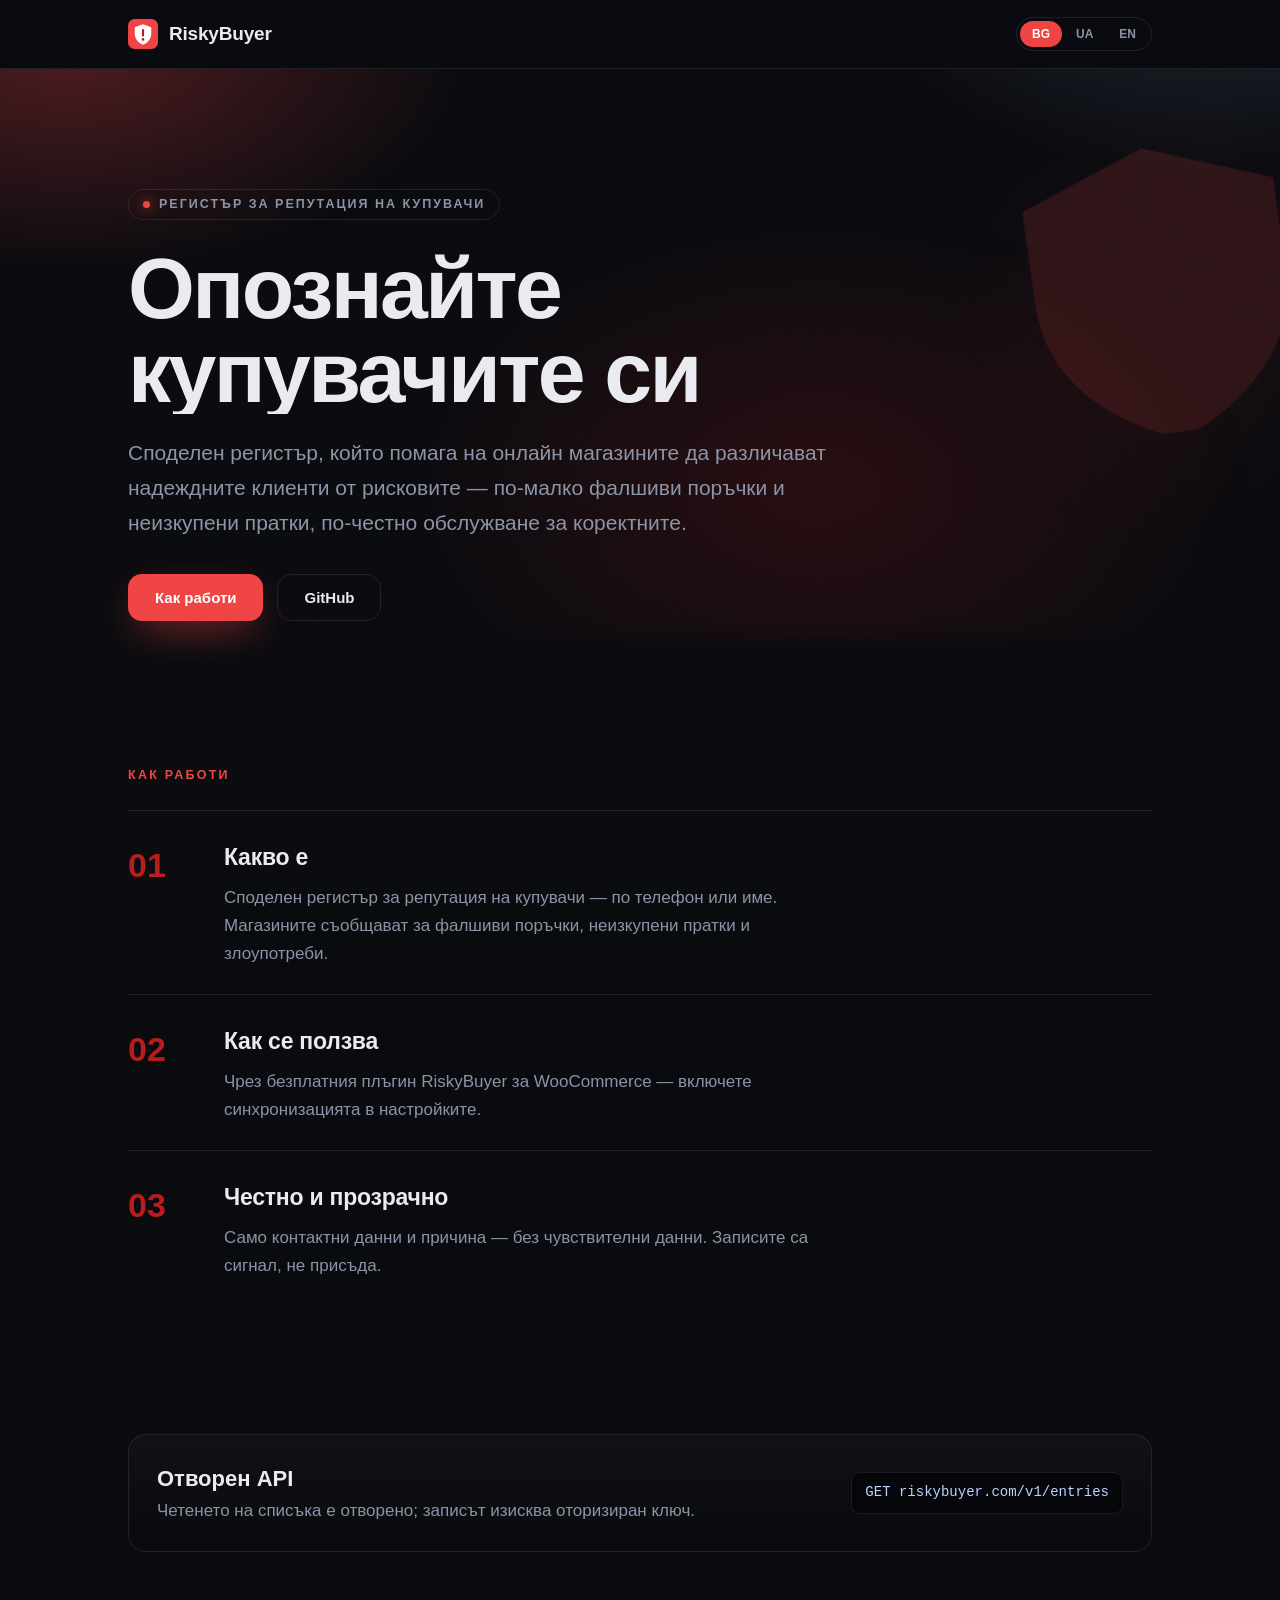
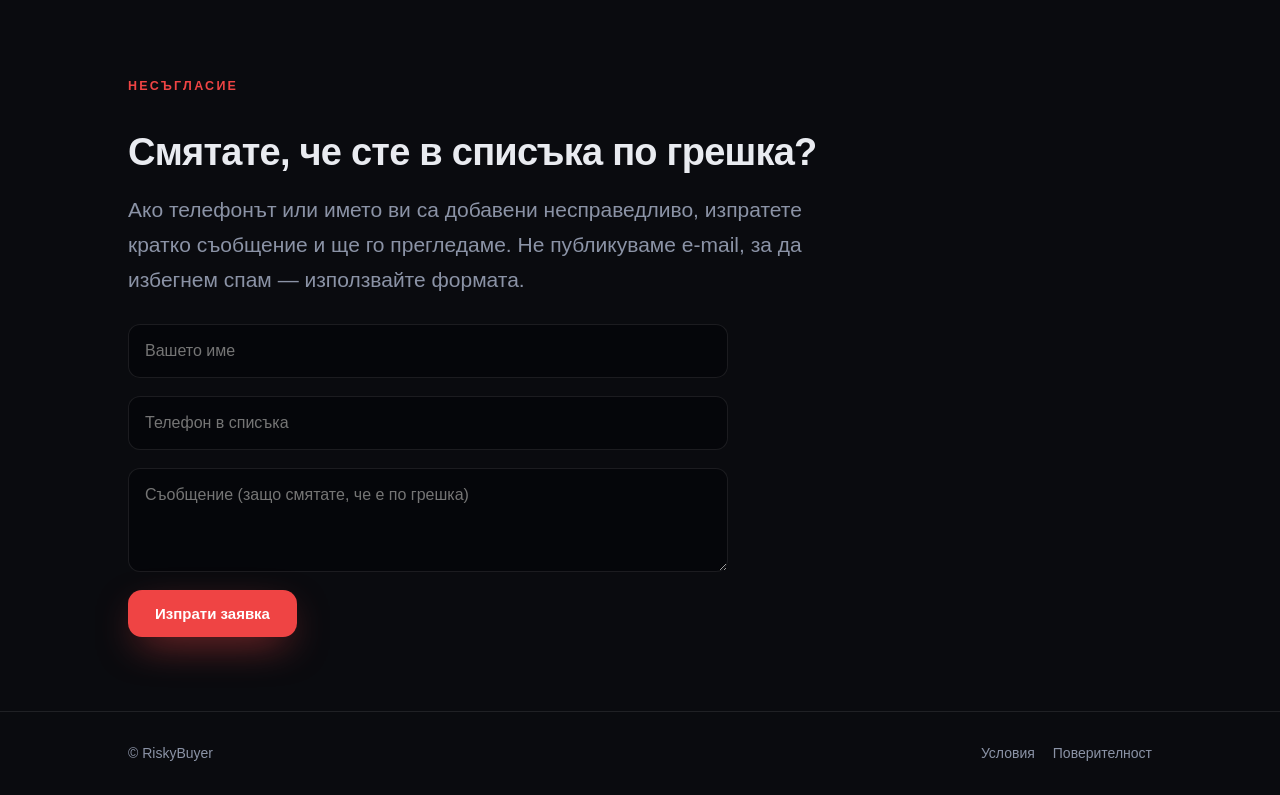
<file: server/app/static/index.html>
<!doctype html>
<html lang="bg">
<head>
<meta charset="utf-8">
<meta name="viewport" content="width=device-width, initial-scale=1">
<title>RiskyBuyer</title>
<link rel="icon" href="/favicon.svg" type="image/svg+xml">
<link rel="apple-touch-icon" href="/apple-touch-icon.png">
<link rel="preconnect" href="https://api.fontshare.com" crossorigin>
<link href="https://api.fontshare.com/v2/css?f[]=clash-display@600,700&f[]=satoshi@400,500,700&display=swap" rel="stylesheet">
<style>
  :root{
    --ink:#0a0b0f;--ink2:#101218;--paper:#f4f1ea;--text:#e9ebf0;--muted:#8b93a6;
    --red:#ef4444;--red-deep:#b91c1c;--line:rgba(255,255,255,.09);--accent:#9fc6ff;
    --disp:"Clash Display",sans-serif;--body:"Satoshi",-apple-system,Segoe UI,sans-serif;
  }
  *{box-sizing:border-box}html{scroll-behavior:smooth}
  body{margin:0;background:var(--ink);color:var(--text);font:400 17px/1.65 var(--body);-webkit-font-smoothing:antialiased;overflow-x:hidden}
  /* film grain */
  body::after{content:"";position:fixed;inset:0;z-index:2;pointer-events:none;opacity:.045;mix-blend-mode:overlay;
    background-image:url("data:image/svg+xml,%3Csvg xmlns='http://www.w3.org/2000/svg' width='120' height='120'%3E%3Cfilter id='n'%3E%3CfeTurbulence type='fractalNoise' baseFrequency='.85' numOctaves='2'/%3E%3C/filter%3E%3Crect width='100%25' height='100%25' filter='url(%23n)'/%3E%3C/svg%3E")}
  a{color:inherit;text-decoration:none}
  .wrap{max-width:1080px;margin:0 auto;padding:0 28px}
  /* header */
  header{position:sticky;top:0;z-index:30;backdrop-filter:saturate(150%) blur(12px);background:rgba(10,11,15,.55);border-bottom:1px solid var(--line)}
  .bar{display:flex;align-items:center;height:68px;gap:14px}
  .brand{display:flex;align-items:center;gap:11px;font-family:var(--disp);font-weight:700;font-size:19px;letter-spacing:-.01em}
  .brand svg{width:30px;height:30px}.sp{flex:1}
  .langs{display:flex;gap:2px;border:1px solid var(--line);border-radius:999px;padding:3px}
  .langs button{all:unset;cursor:pointer;font:700 12px/1 var(--body);color:var(--muted);padding:7px 12px;border-radius:999px;transition:.25s}
  .langs button.active{background:var(--red);color:#fff}.langs button:hover{color:#fff}
  /* hero */
  .hero{position:relative;padding:120px 0 84px;overflow:hidden}
  .mesh{position:absolute;inset:-30% -20% auto -20%;height:760px;z-index:0;filter:blur(10px);
    background:
      radial-gradient(38% 50% at 18% 22%,rgba(239,68,68,.30),transparent 60%),
      radial-gradient(34% 46% at 82% 12%,rgba(159,198,255,.14),transparent 60%),
      radial-gradient(40% 60% at 60% 80%,rgba(185,28,28,.18),transparent 60%);
    animation:drift 16s ease-in-out infinite}
  @keyframes drift{0%,100%{transform:translate3d(0,0,0) scale(1)}50%{transform:translate3d(0,26px,0) scale(1.05)}}
  .hero .wrap{position:relative;z-index:1}
  .eyebrow{display:inline-flex;align-items:center;gap:9px;font:700 12.5px/1 var(--body);letter-spacing:.16em;text-transform:uppercase;color:var(--muted);
    border:1px solid var(--line);border-radius:999px;padding:8px 14px;margin:0 0 26px;opacity:0;animation:rise .7s .05s both}
  .eyebrow b{width:7px;height:7px;border-radius:50%;background:var(--red);box-shadow:0 0 12px var(--red)}
  h1{font-family:var(--disp);font-weight:700;font-size:clamp(40px,7.4vw,86px);line-height:.98;letter-spacing:-.03em;margin:0 0 22px;max-width:14ch}
  h1 span{color:var(--red)}
  h1>i{font-style:normal;display:block;overflow:hidden}
  h1 em{font-style:normal;display:inline-block;opacity:0;transform:translateY(110%);animation:rise .9s both}
  .lead{font-size:clamp(17px,2.1vw,21px);color:var(--muted);max-width:60ch;margin:0 0 34px;opacity:0;animation:rise .8s .35s both}
  .cta{display:flex;gap:14px;flex-wrap:wrap;opacity:0;animation:rise .8s .45s both}
  .btn{font:700 15px/1 var(--body);padding:15px 26px;border-radius:14px;border:1px solid transparent;transition:transform .2s,background .2s,border-color .2s;cursor:pointer}
  .btn.primary{background:var(--red);color:#fff;box-shadow:0 14px 40px -12px rgba(239,68,68,.7)}
  .btn.primary:hover{background:#f15a5a;transform:translateY(-3px)}
  .btn.ghost{border-color:var(--line);color:var(--text)}.btn.ghost:hover{border-color:var(--accent);transform:translateY(-3px)}
  .heroShield{position:absolute;right:-30px;top:64px;width:300px;height:300px;z-index:0;opacity:.16;transform:rotate(-8deg);filter:drop-shadow(0 30px 60px rgba(239,68,68,.4))}
  @keyframes rise{from{opacity:0;transform:translateY(26px)}to{opacity:1;transform:none}}
  /* sections */
  .rule{height:1px;background:var(--line);margin:0}
  section{padding:64px 0;position:relative;z-index:1}
  .kicker{font:700 12.5px/1 var(--body);letter-spacing:.18em;text-transform:uppercase;color:var(--red);margin:0 0 28px}
  .rows{display:grid;gap:0}
  .row{display:grid;grid-template-columns:88px 1fr;gap:8px;padding:26px 0;border-top:1px solid var(--line);
    opacity:0;transform:translateY(22px);transition:.6s}
  .row.in{opacity:1;transform:none}
  .row .num{font-family:var(--disp);font-weight:600;font-size:34px;color:var(--red-deep)}
  .row h2{font-family:var(--disp);font-weight:600;font-size:23px;letter-spacing:-.01em;margin:2px 0 7px}
  .row p{margin:0;color:var(--muted);max-width:62ch}
  .api{display:flex;flex-wrap:wrap;align-items:center;gap:14px 22px;border:1px solid var(--line);border-radius:18px;padding:26px 28px;background:linear-gradient(180deg,rgba(255,255,255,.03),transparent)}
  .api h2{font-family:var(--disp);font-weight:600;font-size:22px;margin:0}
  .api p{margin:0;color:var(--muted)}
  code{font-family:ui-monospace,SFMono-Regular,Menlo,monospace;background:#05060a;border:1px solid var(--line);padding:8px 13px;border-radius:9px;color:#bcd3ff;font-size:14px}
  /* appeal */
  .appeal{max-width:600px}
  .appeal input,.appeal textarea{width:100%;margin:9px 0;padding:14px 16px;border-radius:12px;border:1px solid var(--line);background:#05060a;color:var(--text);font:400 16px/1.5 var(--body)}
  .appeal input:focus,.appeal textarea:focus{outline:none;border-color:var(--red)}
  .appeal textarea{min-height:104px;resize:vertical}
  .hp{position:absolute!important;left:-9999px!important;width:1px;height:1px;overflow:hidden}
  #ap-status{display:block;margin-top:10px;font-size:14.5px;font-weight:500}
  footer{border-top:1px solid var(--line);padding:30px 0;color:var(--muted);font-size:14px}
  .frow{display:flex;flex-wrap:wrap;gap:18px;align-items:center}
  @media(max-width:640px){.row{grid-template-columns:54px 1fr}.heroShield{display:none}}
</style>
</head>
<body>
<header><div class="wrap bar">
  <span class="brand"><svg viewBox="0 0 256 256" xmlns="http://www.w3.org/2000/svg"><rect width="256" height="256" rx="56" fill="#ef4444"/><path d="M128 44 L198 70 V126 C198 174 164 206 128 220 C92 206 58 174 58 126 V70 Z" fill="#fff"/><rect x="119" y="86" width="18" height="64" rx="9" fill="#b91c1c"/><circle cx="128" cy="174" r="11" fill="#b91c1c"/></svg>RiskyBuyer</span>
  <span class="sp"></span>
  <span class="langs" id="langs"><button data-lang="bg">BG</button><button data-lang="ua">UA</button><button data-lang="en">EN</button></span>
</div></header>

<div class="hero">
  <div class="mesh"></div>
  <svg class="heroShield" viewBox="0 0 256 256" xmlns="http://www.w3.org/2000/svg"><path d="M128 12 L236 52 V132 C236 196 188 240 128 262 C68 240 20 196 20 132 V52 Z" fill="#ef4444"/></svg>
  <div class="wrap">
    <span class="eyebrow"><b></b><span data-i18n="eyebrow"></span></span>
    <h1><i><em data-i18n="h1a" style="animation-delay:.12s"></em></i><i><em data-i18n="h1b" style="animation-delay:.2s"></em></i></h1>
    <p class="lead" data-i18n="lead"></p>
    <div class="cta"><a class="btn primary" href="#how" data-i18n="cta1"></a><a class="btn ghost" href="https://github.com/dangoriaynov/risky-buyer" data-i18n="cta2"></a></div>
  </div>
</div>

<section id="how"><div class="wrap">
  <p class="kicker" data-i18n="k_how"></p>
  <div class="rows">
    <div class="row"><div class="num">01</div><div><h2 data-i18n="c1t"></h2><p data-i18n="c1b"></p></div></div>
    <div class="row"><div class="num">02</div><div><h2 data-i18n="c2t"></h2><p data-i18n="c2b"></p></div></div>
    <div class="row"><div class="num">03</div><div><h2 data-i18n="c3t"></h2><p data-i18n="c3b"></p></div></div>
  </div>
</div></section>

<section><div class="wrap"><div class="api">
  <div style="flex:1;min-width:240px"><h2 data-i18n="apit"></h2><p data-i18n="apib"></p></div>
  <code>GET riskybuyer.com/v1/entries</code>
</div></div></section>

<section id="appeal"><div class="wrap">
  <p class="kicker" data-i18n="k_appeal"></p>
  <h2 style="font-family:var(--disp);font-weight:600;font-size:clamp(26px,4vw,38px);letter-spacing:-.02em;margin:0 0 10px" data-i18n="ap_title"></h2>
  <p class="lead" style="animation:none;opacity:1;margin:0 0 18px" data-i18n="ap_intro"></p>
  <form class="appeal" id="ap-form">
    <input type="text" id="ap-name" data-ph="ap_name">
    <input type="text" id="ap-phone" data-ph="ap_phone">
    <textarea id="ap-msg" data-ph="ap_msg"></textarea>
    <input type="text" id="ap-website" class="hp" tabindex="-1" autocomplete="off" aria-hidden="true">
    <button type="submit" class="btn primary" data-i18n="ap_send"></button>
    <span id="ap-status"></span>
  </form>
</div></section>

<footer><div class="wrap frow"><span>© RiskyBuyer</span><span class="sp"></span><a href="/terms" data-i18n="terms"></a><a href="/privacy" data-i18n="privacy"></a></div></footer>

<script>
const T={
 bg:{eyebrow:"Регистър за репутация на купувачи",h1a:"Опознайте",h1b:"купувачите си",lead:"Споделен регистър, който помага на онлайн магазините да различават надеждните клиенти от рисковите — по-малко фалшиви поръчки и неизкупени пратки, по-честно обслужване за коректните.",cta1:"Как работи",cta2:"GitHub",
  k_how:"Как работи",c1t:"Какво е",c1b:"Споделен регистър за репутация на купувачи — по телефон или име. Магазините съобщават за фалшиви поръчки, неизкупени пратки и злоупотреби.",
  c2t:"Как се ползва",c2b:"Чрез безплатния плъгин RiskyBuyer за WooCommerce — включете синхронизацията в настройките.",
  c3t:"Честно и прозрачно",c3b:"Само контактни данни и причина — без чувствителни данни. Записите са сигнал, не присъда.",
  apit:"Отворен API",apib:"Четенето на списъка е отворено; записът изисква оторизиран ключ.",
  k_appeal:"Несъгласие",ap_title:"Смятате, че сте в списъка по грешка?",ap_intro:"Ако телефонът или името ви са добавени несправедливо, изпратете кратко съобщение и ще го прегледаме. Не публикуваме e-mail, за да избегнем спам — използвайте формата.",
  ap_name:"Вашето име",ap_phone:"Телефон в списъка",ap_msg:"Съобщение (защо смятате, че е по грешка)",ap_send:"Изпрати заявка",
  ap_ok:"Благодарим — ще прегледаме заявката ви.",ap_err:"Грешка. Опитайте отново по-късно.",ap_empty:"Попълнете поне телефон или съобщение.",
  terms:"Условия",privacy:"Поверителност"},
 ua:{eyebrow:"Реєстр репутації покупців",h1a:"Знайте своїх",h1b:"покупців",lead:"Спільний реєстр, який допомагає онлайн-магазинам відрізняти надійних клієнтів від ризикових — менше фейкових замовлень і невикуплених посилок, чесніший сервіс для добросовісних.",cta1:"Як це працює",cta2:"GitHub",
  k_how:"Як це працює",c1t:"Що це",c1b:"Спільний реєстр репутації покупців — за телефоном або іменем. Магазини повідомляють про фейкові замовлення, невикуплені посилки та зловживання.",
  c2t:"Як користуватися",c2b:"Через безкоштовний плагін RiskyBuyer для WooCommerce — увімкніть синхронізацію в налаштуваннях.",
  c3t:"Чесно й прозоро",c3b:"Лише контактні дані й причина — без чутливих даних. Записи це сигнал, а не вирок.",
  apit:"Відкритий API",apib:"Читання списку відкрите; запис потребує авторизованого ключа.",
  k_appeal:"Незгода",ap_title:"Вважаєте, що вас внесли помилково?",ap_intro:"Якщо ваш телефон або ім'я додані несправедливо — надішліть коротке повідомлення, і ми його розглянемо. Ми не публікуємо e-mail, щоб уникнути спаму — скористайтеся формою.",
  ap_name:"Ваше ім'я",ap_phone:"Телефон у списку",ap_msg:"Повідомлення (чому вважаєте, що помилково)",ap_send:"Надіслати запит",
  ap_ok:"Дякуємо — ми розглянемо ваш запит.",ap_err:"Помилка. Спробуйте пізніше.",ap_empty:"Вкажіть хоча б телефон або повідомлення.",
  terms:"Умови",privacy:"Приватність"},
 en:{eyebrow:"Buyer reputation registry",h1a:"Know your",h1b:"buyers",lead:"A shared registry that helps online stores tell trustworthy customers from risky ones — fewer fake orders and uncollected parcels, fairer service for the honest majority.",cta1:"How it works",cta2:"GitHub",
  k_how:"How it works",c1t:"What it is",c1b:"A shared registry of buyer reputation, by phone or name. Stores report fake orders, uncollected parcels, and abuse.",
  c2t:"How to use it",c2b:"Through the free RiskyBuyer plugin for WooCommerce — enable synchronization in its settings.",
  c3t:"Fair & transparent",c3b:"Only contact details and a reason — no sensitive data. Entries are a signal, not a verdict.",
  apit:"Open API",apib:"Reading the list is open; writing requires an authorized key.",
  k_appeal:"Disagree?",ap_title:"Listed by mistake?",ap_intro:"If your phone or name was added unfairly, send a short note and we'll review it. We don't publish an e-mail (to avoid spam) — please use the form.",
  ap_name:"Your name",ap_phone:"Phone on the list",ap_msg:"Message (why you think it's a mistake)",ap_send:"Send request",
  ap_ok:"Thanks — we'll review your request.",ap_err:"Something went wrong. Please try again later.",ap_empty:"Please provide at least a phone or a message.",
  terms:"Terms",privacy:"Privacy"}
};
let LANG="bg";
function setLang(l){if(!T[l])l="bg";LANG=l;document.documentElement.lang=l==="ua"?"uk":l;
 document.querySelectorAll("[data-i18n]").forEach(e=>{const k=e.getAttribute("data-i18n");if(T[l][k]!=null)e.textContent=T[l][k]});
 document.querySelectorAll("[data-ph]").forEach(e=>{const k=e.getAttribute("data-ph");if(T[l][k]!=null)e.placeholder=T[l][k]});
 document.querySelectorAll("#langs button").forEach(b=>b.classList.toggle("active",b.dataset.lang===l));
 try{localStorage.setItem("rb_lang",l)}catch(e){}}
document.getElementById("langs").addEventListener("click",e=>{const b=e.target.closest("button");if(b)setLang(b.dataset.lang)});
let s="bg";try{s=localStorage.getItem("rb_lang")||"bg"}catch(e){}setLang(s);
const io=new IntersectionObserver(es=>es.forEach(en=>{if(en.isIntersecting){en.target.classList.add("in");io.unobserve(en.target)}}),{threshold:.2});
document.querySelectorAll(".row").forEach((c,i)=>{c.style.transitionDelay=(i*90)+"ms";io.observe(c)});
document.getElementById("ap-form").addEventListener("submit",function(ev){ev.preventDefault();
 const st=document.getElementById("ap-status");
 const body={name:document.getElementById("ap-name").value,phone:document.getElementById("ap-phone").value,message:document.getElementById("ap-msg").value,website:document.getElementById("ap-website").value};
 if(!body.phone.trim()&&!body.message.trim()){st.style.color="#e0a341";st.textContent=T[LANG].ap_empty;return;}
 st.style.color="var(--muted)";st.textContent="…";
 fetch("/v1/appeal",{method:"POST",headers:{"Content-Type":"application/json"},body:JSON.stringify(body)})
  .then(r=>{if(!r.ok)throw 0;return r.json();}).then(()=>{st.style.color="#5fd08a";st.textContent=T[LANG].ap_ok;document.getElementById("ap-form").reset();})
  .catch(()=>{st.style.color="#ef4444";st.textContent=T[LANG].ap_err;});
});
</script>
</body>
</html>
</file>
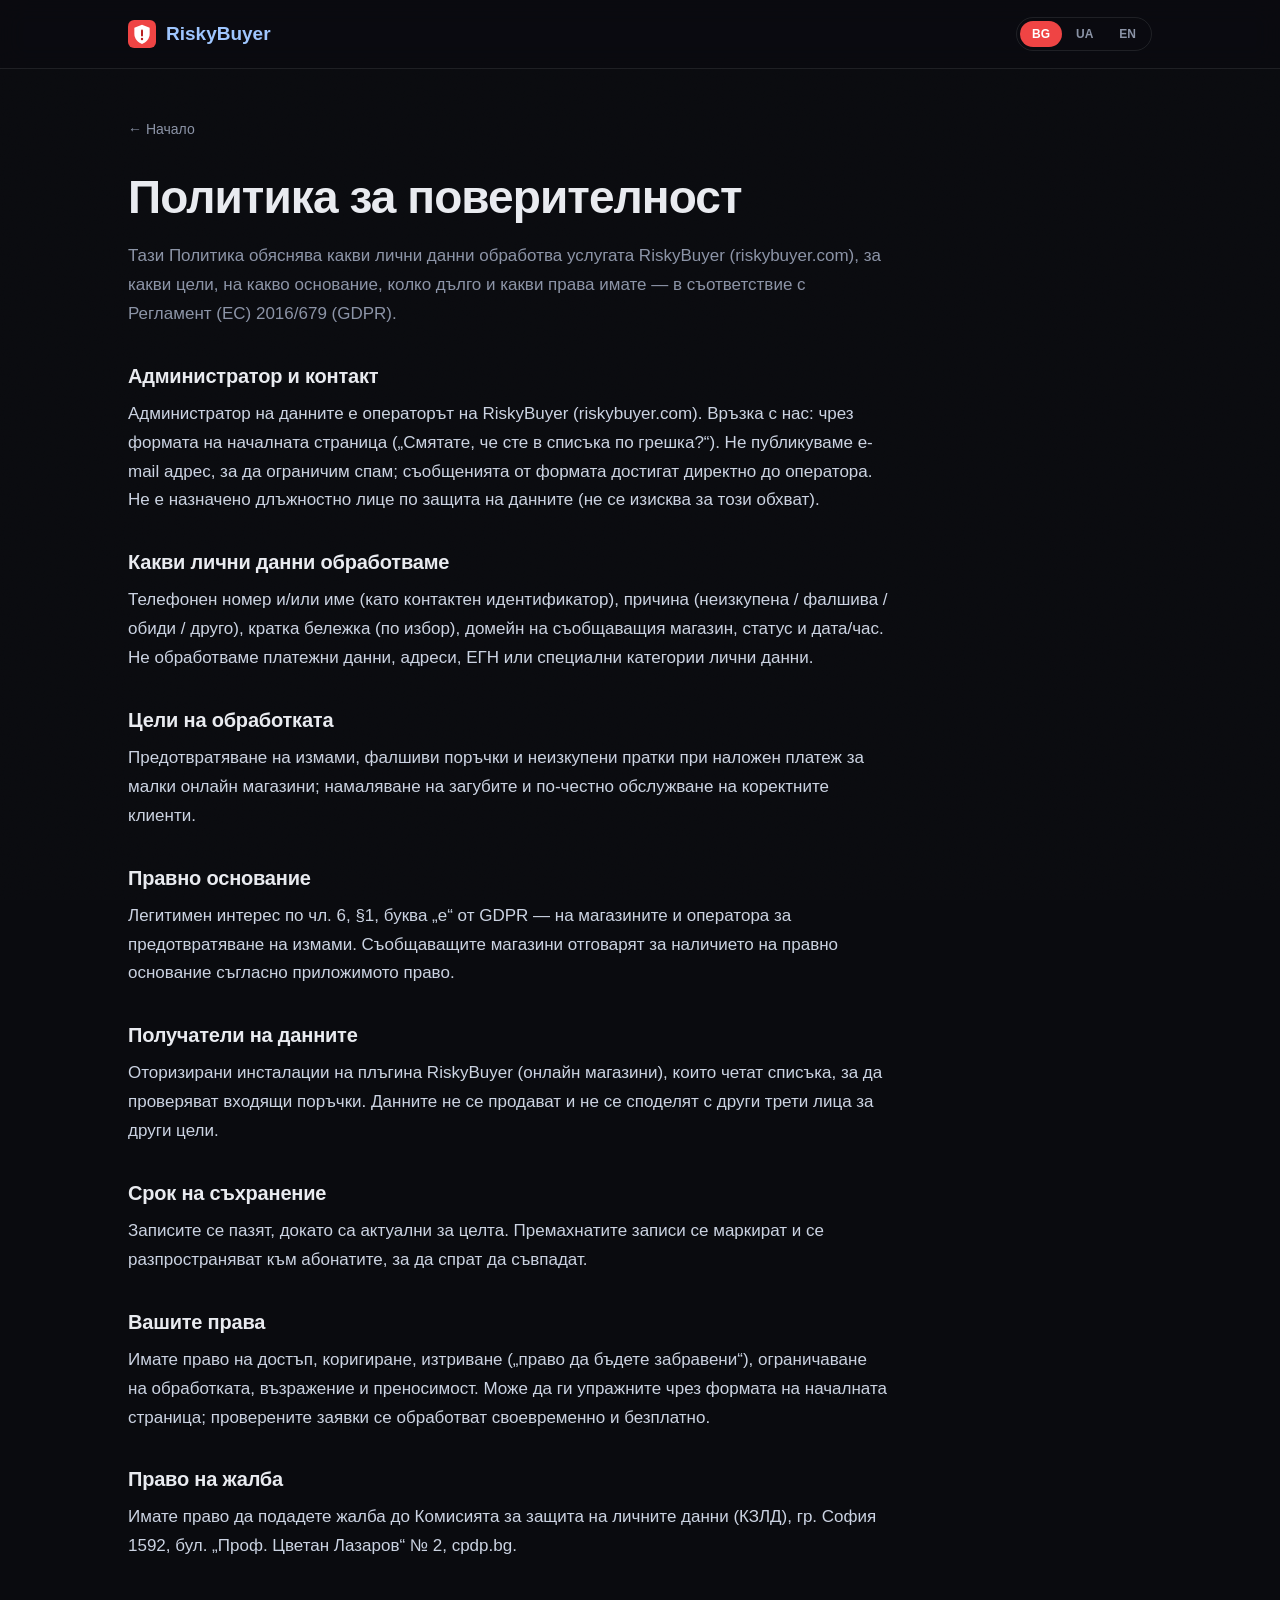
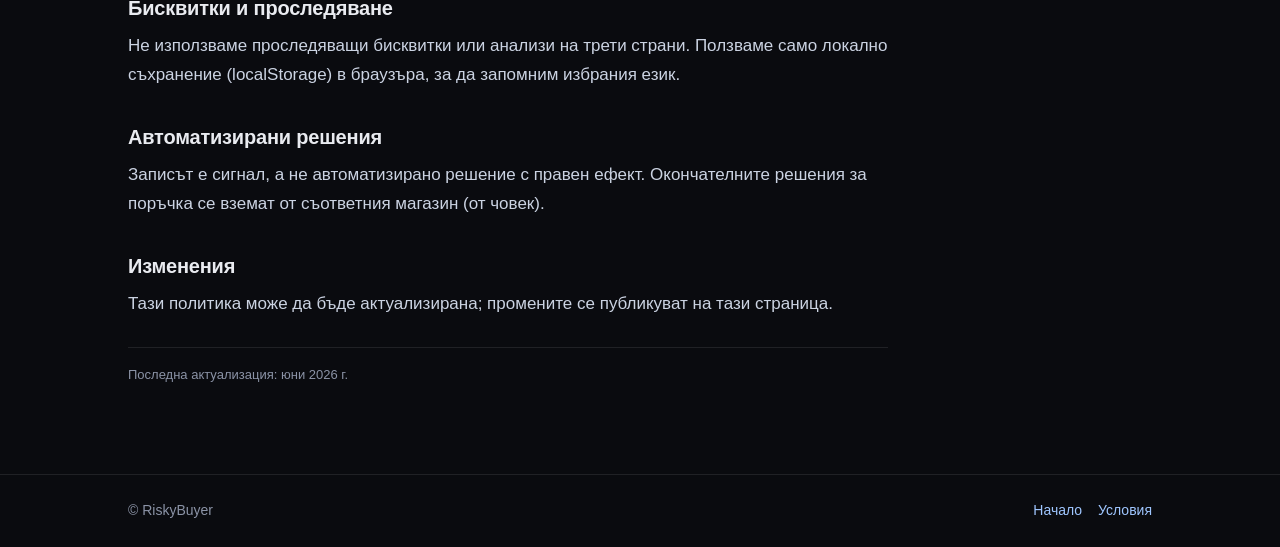
<file: server/app/static/privacy.html>
<!doctype html>
<html lang="bg">
<head>
<meta charset="utf-8">
<meta name="viewport" content="width=device-width, initial-scale=1">
<title>Privacy — RiskyBuyer</title>
<link rel="icon" href="/favicon.svg" type="image/svg+xml">
<link rel="apple-touch-icon" href="/apple-touch-icon.png">
<link rel="preconnect" href="https://api.fontshare.com" crossorigin>
<link href="https://api.fontshare.com/v2/css?f[]=clash-display@600,700&f[]=satoshi@400,500,700&display=swap" rel="stylesheet">
<style>
  :root{--ink:#0a0b0f;--text:#e9ebf0;--muted:#8b93a6;--soft:#cbd3e2;--red:#ef4444;--line:rgba(255,255,255,.09);--accent:#9fc6ff;
    --disp:"Clash Display",sans-serif;--body:"Satoshi",-apple-system,Segoe UI,sans-serif}
  *{box-sizing:border-box}html{scroll-behavior:smooth}
  body{margin:0;background:var(--ink);color:var(--text);font:400 17px/1.7 var(--body);-webkit-font-smoothing:antialiased}
  body::after{content:"";position:fixed;inset:0;z-index:2;pointer-events:none;opacity:.04;mix-blend-mode:overlay;background-image:url("data:image/svg+xml,%3Csvg xmlns='http://www.w3.org/2000/svg' width='120' height='120'%3E%3Cfilter id='n'%3E%3CfeTurbulence type='fractalNoise' baseFrequency='.85' numOctaves='2'/%3E%3C/filter%3E%3Crect width='100%25' height='100%25' filter='url(%23n)'/%3E%3C/svg%3E")}
  a{color:var(--accent);text-decoration:none}
  .wrap{max-width:1080px;margin:0 auto;padding:0 28px}
  header{position:sticky;top:0;z-index:30;backdrop-filter:saturate(150%) blur(12px);background:rgba(10,11,15,.6);border-bottom:1px solid var(--line)}
  .bar{display:flex;align-items:center;height:68px;gap:14px}
  .brand{display:flex;align-items:center;gap:10px;font-family:var(--disp);font-weight:700;font-size:19px}.brand svg{width:28px;height:28px}.sp{flex:1}
  .langs{display:flex;gap:2px;border:1px solid var(--line);border-radius:999px;padding:3px}
  .langs button{all:unset;cursor:pointer;font:700 12px/1 var(--body);color:var(--muted);padding:7px 12px;border-radius:999px;transition:.25s}
  .langs button.active{background:var(--red);color:#fff}.langs button:hover{color:#fff}
  .doc{max-width:760px;padding:46px 0 80px}
  .back{color:var(--muted);font-size:14px}
  h1{font-family:var(--disp);font-weight:700;font-size:clamp(30px,5vw,46px);letter-spacing:-.02em;margin:14px 0 6px}
  .intro{color:var(--muted);margin:0 0 10px}
  h2{font-family:var(--disp);font-weight:600;font-size:20px;letter-spacing:-.01em;margin:30px 0 7px}
  p{color:var(--soft);margin:0 0 8px}
  .upd{color:var(--muted);font-size:13px;margin-top:28px;border-top:1px solid var(--line);padding-top:16px}
  footer{border-top:1px solid var(--line);padding:24px 0;color:var(--muted);font-size:14px}
  .frow{display:flex;flex-wrap:wrap;gap:16px;align-items:center}
</style>
</head>
<body>
<header><div class="wrap bar">
  <a class="brand" href="/"><svg viewBox="0 0 256 256" xmlns="http://www.w3.org/2000/svg"><rect width="256" height="256" rx="56" fill="#ef4444"/><path d="M128 44 L198 70 V126 C198 174 164 206 128 220 C92 206 58 174 58 126 V70 Z" fill="#fff"/><rect x="119" y="86" width="18" height="64" rx="9" fill="#b91c1c"/><circle cx="128" cy="174" r="11" fill="#b91c1c"/></svg>RiskyBuyer</a>
  <span class="sp"></span>
  <span class="langs" id="langs"><button data-lang="bg">BG</button><button data-lang="ua">UA</button><button data-lang="en">EN</button></span>
</div></header>

<div class="wrap"><div class="doc">
  <p><a class="back" href="/">← <span id="home"></span></a></p>
  <h1 id="title"></h1>
  <p class="intro" id="intro"></p>
  <div id="content"></div>
  <p class="upd" id="updated"></p>
</div></div>

<footer><div class="wrap frow"><span>© RiskyBuyer</span><span class="sp"></span><a href="/" id="lhome"></a><a href="/terms" id="lterms"></a></div></footer>

<script>
const T={
 bg:{home:"Начало",lhome:"Начало",lterms:"Условия",title:"Политика за поверителност",updated:"Последна актуализация: юни 2026 г.",
  intro:"Тази Политика обяснява какви лични данни обработва услугата RiskyBuyer (riskybuyer.com), за какви цели, на какво основание, колко дълго и какви права имате — в съответствие с Регламент (ЕС) 2016/679 (GDPR).",
  sections:[
  ["Администратор и контакт","Администратор на данните е операторът на RiskyBuyer (riskybuyer.com). Връзка с нас: чрез формата на началната страница („Смятате, че сте в списъка по грешка?“). Не публикуваме e-mail адрес, за да ограничим спам; съобщенията от формата достигат директно до оператора. Не е назначено длъжностно лице по защита на данните (не се изисква за този обхват)."],
  ["Какви лични данни обработваме","Телефонен номер и/или име (като контактен идентификатор), причина (неизкупена / фалшива / обиди / друго), кратка бележка (по избор), домейн на съобщаващия магазин, статус и дата/час. Не обработваме платежни данни, адреси, ЕГН или специални категории лични данни."],
  ["Цели на обработката","Предотвратяване на измами, фалшиви поръчки и неизкупени пратки при наложен платеж за малки онлайн магазини; намаляване на загубите и по-честно обслужване на коректните клиенти."],
  ["Правно основание","Легитимен интерес по чл. 6, §1, буква „е“ от GDPR — на магазините и оператора за предотвратяване на измами. Съобщаващите магазини отговарят за наличието на правно основание съгласно приложимото право."],
  ["Получатели на данните","Оторизирани инсталации на плъгина RiskyBuyer (онлайн магазини), които четат списъка, за да проверяват входящи поръчки. Данните не се продават и не се споделят с други трети лица за други цели."],
  ["Срок на съхранение","Записите се пазят, докато са актуални за целта. Премахнатите записи се маркират и се разпространяват към абонатите, за да спрат да съвпадат."],
  ["Вашите права","Имате право на достъп, коригиране, изтриване („право да бъдете забравени“), ограничаване на обработката, възражение и преносимост. Може да ги упражните чрез формата на началната страница; проверените заявки се обработват своевременно и безплатно."],
  ["Право на жалба","Имате право да подадете жалба до Комисията за защита на личните данни (КЗЛД), гр. София 1592, бул. „Проф. Цветан Лазаров“ № 2, cpdp.bg."],
  ["Бисквитки и проследяване","Не използваме проследяващи бисквитки или анализи на трети страни. Ползваме само локално съхранение (localStorage) в браузъра, за да запомним избрания език."],
  ["Автоматизирани решения","Записът е сигнал, а не автоматизирано решение с правен ефект. Окончателните решения за поръчка се вземат от съответния магазин (от човек)."],
  ["Изменения","Тази политика може да бъде актуализирана; промените се публикуват на тази страница."]
 ]},
 ua:{home:"Головна",lhome:"Головна",lterms:"Умови",title:"Політика приватності",updated:"Останнє оновлення: червень 2026 р.",
  intro:"Ця Політика пояснює, які персональні дані обробляє сервіс RiskyBuyer (riskybuyer.com), з якою метою, на якій підставі, як довго та які права ви маєте — відповідно до Регламенту (ЄС) 2016/679 (GDPR).",
  sections:[
  ["Адміністратор і контакт","Адміністратор (контролер) даних — оператор RiskyBuyer (riskybuyer.com). Зв'язок: через форму на головній сторінці («Вважаєте, що вас внесли помилково?»). Ми не публікуємо e-mail, щоб обмежити спам; повідомлення з форми надходять безпосередньо оператору. Окрему особу з захисту даних (DPO) не призначено (не вимагається для цього обсягу)."],
  ["Які персональні дані ми обробляємо","Номер телефону та/або ім'я (як контактний ідентифікатор), причину (невикуплена / фейкова / образи / інше), коротку нотатку (за бажанням), домен магазину-джерела, статус і дату/час. Ми не обробляємо платіжні дані, адреси, ідентифікаційні номери чи спеціальні категорії даних."],
  ["Цілі обробки","Запобігання шахрайству, фейковим замовленням і невикупленим посилкам при накладеному платежі для малих онлайн-магазинів; зменшення збитків і чесніший сервіс для добросовісних клієнтів."],
  ["Правова підстава","Законний інтерес за ст. 6(1)(е) GDPR — магазинів та оператора щодо запобігання шахрайству. Магазини-джерела відповідають за наявність правової підстави згідно із застосовним правом."],
  ["Отримувачі даних","Авторизовані інсталяції плагіна RiskyBuyer (онлайн-магазини), які читають список для перевірки вхідних замовлень. Дані не продаються й не передаються іншим третім особам для інших цілей."],
  ["Строк зберігання","Записи зберігаються, доки актуальні для мети. Видалені записи позначаються й поширюються підписникам, щоб припинити збіги."],
  ["Ваші права","Ви маєте право на доступ, виправлення, видалення («право бути забутим»), обмеження обробки, заперечення та перенесення даних. Реалізувати їх можна через форму на головній сторінці; підтверджені запити опрацьовуються оперативно й безоплатно."],
  ["Право на скаргу","Ви маєте право подати скаргу до наглядового органу. У Болгарії це Комісія із захисту персональних даних (КЗЛД), м. Софія, cpdp.bg; або до органу у вашій країні."],
  ["Бісквіти та відстеження","Ми не використовуємо відстежувальні бісквіти чи аналітику третіх сторін. Лише локальне сховище (localStorage) у браузері — щоб запам'ятати обрану мову."],
  ["Автоматизовані рішення","Запис є сигналом, а не автоматизованим рішенням із правовим ефектом. Остаточні рішення щодо замовлення ухвалює відповідний магазин (людина)."],
  ["Зміни","Цю політику може бути оновлено; зміни публікуються на цій сторінці."]
 ]},
 en:{home:"Home",lhome:"Home",lterms:"Terms",title:"Privacy Policy",updated:"Last updated: June 2026",
  intro:"This Policy explains what personal data the RiskyBuyer service (riskybuyer.com) processes, for what purposes, on what basis, for how long, and what rights you have — in line with Regulation (EU) 2016/679 (GDPR).",
  sections:[
  ["Controller & contact","The data controller is the operator of RiskyBuyer (riskybuyer.com). Contact us via the form on the home page (“Listed by mistake?”). We do not publish an e-mail address to limit spam; messages from the form reach the operator directly. No Data Protection Officer is appointed (not required at this scale)."],
  ["What personal data we process","A phone number and/or name (as a contact identifier), a reason (uncollected / fake / abusive / other), an optional short note, the domain of the reporting store, a status and a timestamp. We do not process payment data, addresses, national IDs or special categories of data."],
  ["Purposes","Preventing fraud, fake orders and uncollected cash-on-delivery parcels for small online stores; reducing losses and fairer service for honest customers."],
  ["Legal basis","Legitimate interest under Art. 6(1)(f) GDPR — of stores and the operator to prevent fraud. Reporting stores are responsible for having a lawful basis under applicable law."],
  ["Recipients","Authorized installations of the RiskyBuyer plugin (online stores) that read the list to check incoming orders. Data is not sold or shared with other third parties for other purposes."],
  ["Retention","Entries are kept while relevant to the purpose. Removed entries are flagged and propagated to subscribers so they stop matching."],
  ["Your rights","You have the right to access, rectification, erasure (“right to be forgotten”), restriction, objection and data portability. You can exercise them via the form on the home page; verified requests are handled promptly and free of charge."],
  ["Right to complain","You have the right to lodge a complaint with a supervisory authority — in Bulgaria, the Commission for Personal Data Protection (CPDP/КЗЛД), Sofia, cpdp.bg; or the authority in your country."],
  ["Cookies & tracking","We use no tracking cookies or third-party analytics. We only use browser local storage (localStorage) to remember your chosen language."],
  ["Automated decisions","An entry is a signal, not an automated decision with legal effect. Final order decisions are made by the relevant store (a human)."],
  ["Changes","This policy may be updated; changes are posted on this page."]
 ]}
};
function render(l){if(!T[l])l="bg";const d=T[l];document.documentElement.lang=l==="ua"?"uk":l;
 document.getElementById("home").textContent=d.home;document.getElementById("title").textContent=d.title;
 document.getElementById("intro").textContent=d.intro;document.getElementById("updated").textContent=d.updated;
 document.getElementById("lhome").textContent=d.lhome;document.getElementById("lterms").textContent=d.lterms;
 document.getElementById("content").innerHTML=d.sections.map(s=>"<h2>"+s[0]+"</h2><p>"+s[1]+"</p>").join("");
 document.querySelectorAll("#langs button").forEach(b=>b.classList.toggle("active",b.dataset.lang===l));
 try{localStorage.setItem("rb_lang",l)}catch(e){}}
document.getElementById("langs").addEventListener("click",e=>{const b=e.target.closest("button");if(b)render(b.dataset.lang)});
let s="bg";try{s=localStorage.getItem("rb_lang")||"bg"}catch(e){}render(s);
</script>
</body>
</html>
</file>
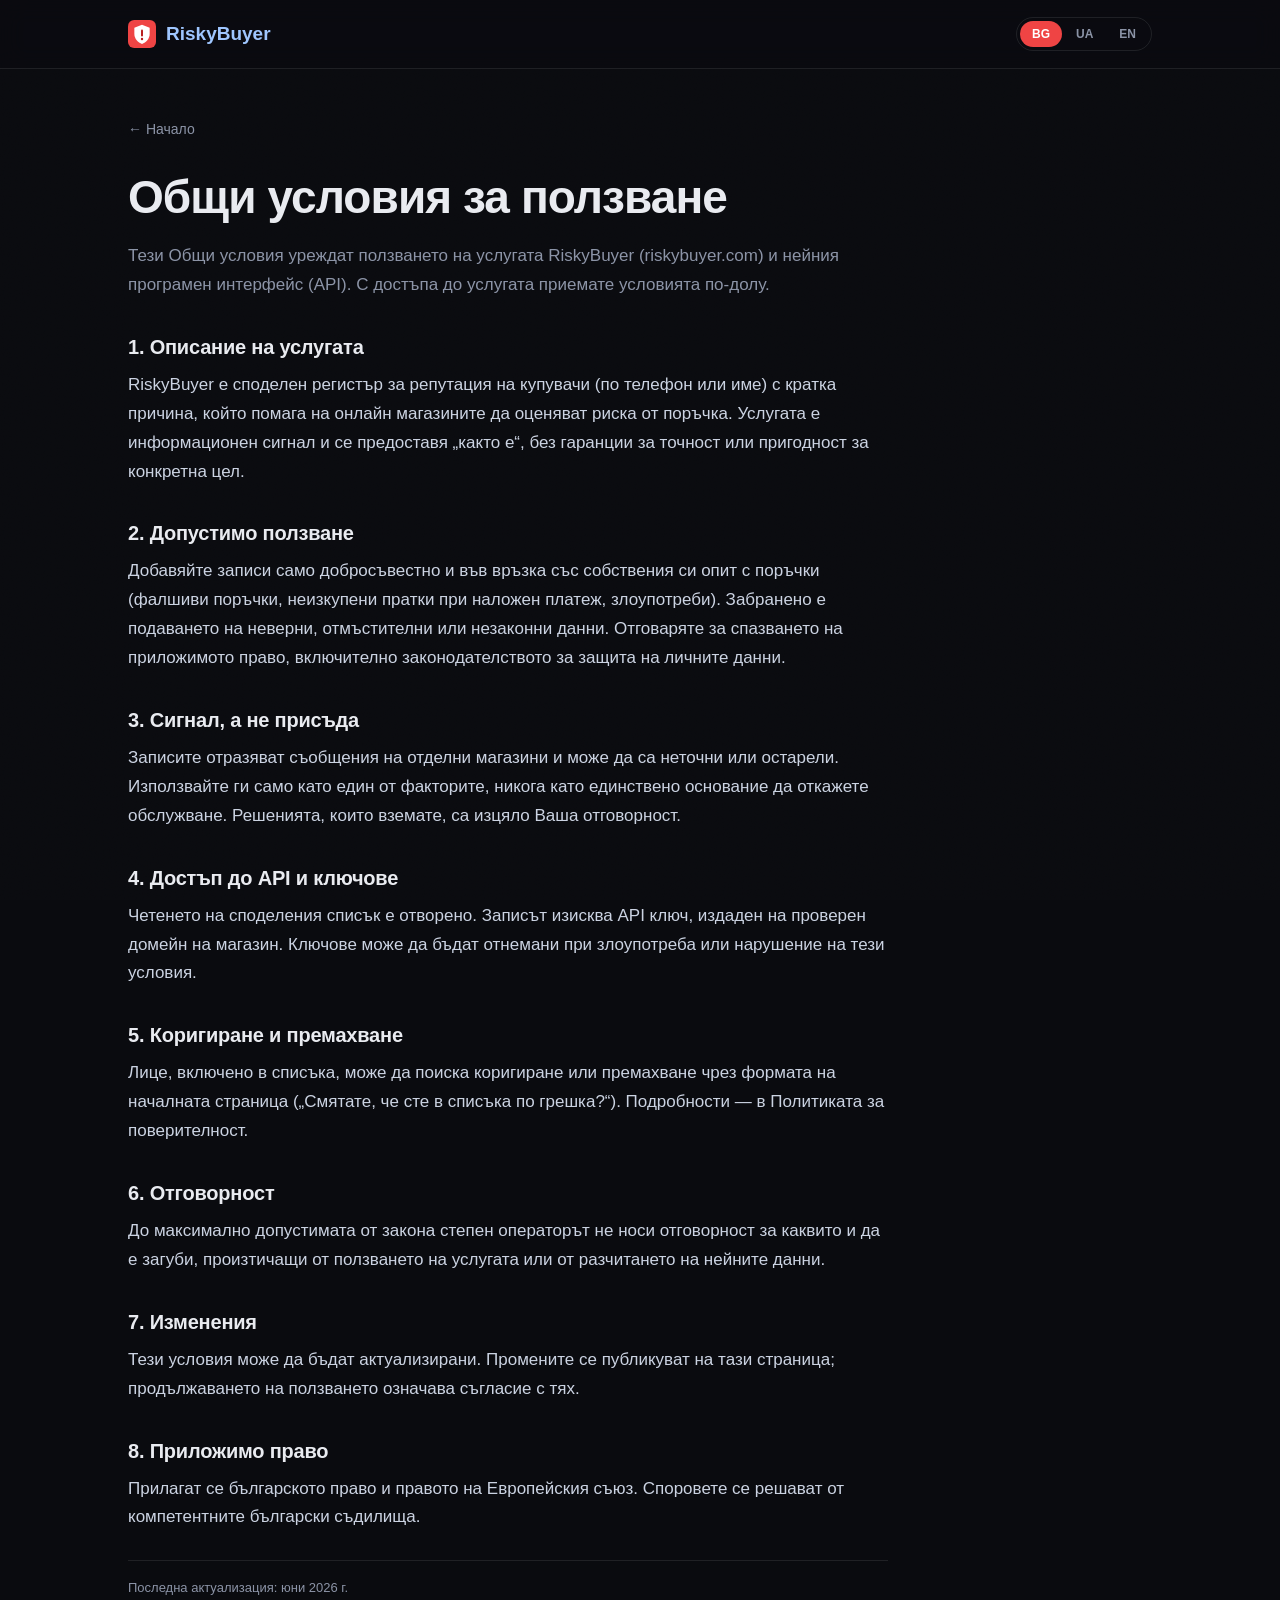
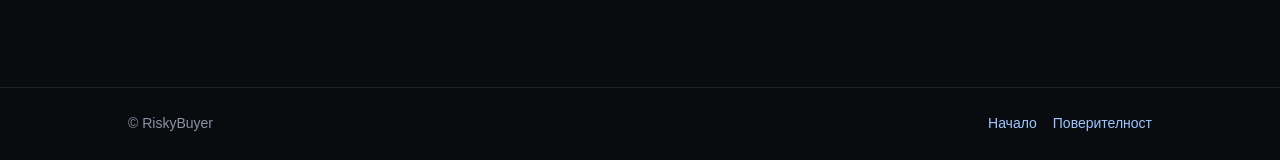
<file: server/app/static/terms.html>
<!doctype html>
<html lang="bg">
<head>
<meta charset="utf-8">
<meta name="viewport" content="width=device-width, initial-scale=1">
<title>Terms — RiskyBuyer</title>
<link rel="icon" href="/favicon.svg" type="image/svg+xml">
<link rel="apple-touch-icon" href="/apple-touch-icon.png">
<link rel="preconnect" href="https://api.fontshare.com" crossorigin>
<link href="https://api.fontshare.com/v2/css?f[]=clash-display@600,700&f[]=satoshi@400,500,700&display=swap" rel="stylesheet">
<style>
  :root{--ink:#0a0b0f;--text:#e9ebf0;--muted:#8b93a6;--soft:#cbd3e2;--red:#ef4444;--line:rgba(255,255,255,.09);--accent:#9fc6ff;
    --disp:"Clash Display",sans-serif;--body:"Satoshi",-apple-system,Segoe UI,sans-serif}
  *{box-sizing:border-box}html{scroll-behavior:smooth}
  body{margin:0;background:var(--ink);color:var(--text);font:400 17px/1.7 var(--body);-webkit-font-smoothing:antialiased}
  body::after{content:"";position:fixed;inset:0;z-index:2;pointer-events:none;opacity:.04;mix-blend-mode:overlay;background-image:url("data:image/svg+xml,%3Csvg xmlns='http://www.w3.org/2000/svg' width='120' height='120'%3E%3Cfilter id='n'%3E%3CfeTurbulence type='fractalNoise' baseFrequency='.85' numOctaves='2'/%3E%3C/filter%3E%3Crect width='100%25' height='100%25' filter='url(%23n)'/%3E%3C/svg%3E")}
  a{color:var(--accent);text-decoration:none}
  .wrap{max-width:1080px;margin:0 auto;padding:0 28px}
  header{position:sticky;top:0;z-index:30;backdrop-filter:saturate(150%) blur(12px);background:rgba(10,11,15,.6);border-bottom:1px solid var(--line)}
  .bar{display:flex;align-items:center;height:68px;gap:14px}
  .brand{display:flex;align-items:center;gap:10px;font-family:var(--disp);font-weight:700;font-size:19px}.brand svg{width:28px;height:28px}.sp{flex:1}
  .langs{display:flex;gap:2px;border:1px solid var(--line);border-radius:999px;padding:3px}
  .langs button{all:unset;cursor:pointer;font:700 12px/1 var(--body);color:var(--muted);padding:7px 12px;border-radius:999px;transition:.25s}
  .langs button.active{background:var(--red);color:#fff}.langs button:hover{color:#fff}
  .doc{max-width:760px;padding:46px 0 80px}
  .back{color:var(--muted);font-size:14px}
  h1{font-family:var(--disp);font-weight:700;font-size:clamp(30px,5vw,46px);letter-spacing:-.02em;margin:14px 0 6px}
  .intro{color:var(--muted);margin:0 0 10px}
  h2{font-family:var(--disp);font-weight:600;font-size:20px;letter-spacing:-.01em;margin:30px 0 7px}
  p{color:var(--soft);margin:0 0 8px}
  .upd{color:var(--muted);font-size:13px;margin-top:28px;border-top:1px solid var(--line);padding-top:16px}
  footer{border-top:1px solid var(--line);padding:24px 0;color:var(--muted);font-size:14px}
  .frow{display:flex;flex-wrap:wrap;gap:16px;align-items:center}
</style>
</head>
<body>
<header><div class="wrap bar">
  <a class="brand" href="/"><svg viewBox="0 0 256 256" xmlns="http://www.w3.org/2000/svg"><rect width="256" height="256" rx="56" fill="#ef4444"/><path d="M128 44 L198 70 V126 C198 174 164 206 128 220 C92 206 58 174 58 126 V70 Z" fill="#fff"/><rect x="119" y="86" width="18" height="64" rx="9" fill="#b91c1c"/><circle cx="128" cy="174" r="11" fill="#b91c1c"/></svg>RiskyBuyer</a>
  <span class="sp"></span>
  <span class="langs" id="langs"><button data-lang="bg">BG</button><button data-lang="ua">UA</button><button data-lang="en">EN</button></span>
</div></header>

<div class="wrap"><div class="doc">
  <p><a class="back" href="/">← <span id="home"></span></a></p>
  <h1 id="title"></h1>
  <p class="intro" id="intro"></p>
  <div id="content"></div>
  <p class="upd" id="updated"></p>
</div></div>

<footer><div class="wrap frow"><span>© RiskyBuyer</span><span class="sp"></span><a href="/" id="lhome"></a><a href="/privacy" id="lprivacy"></a></div></footer>

<script>
const T={
 bg:{home:"Начало",lhome:"Начало",lprivacy:"Поверителност",title:"Общи условия за ползване",updated:"Последна актуализация: юни 2026 г.",
  intro:"Тези Общи условия уреждат ползването на услугата RiskyBuyer (riskybuyer.com) и нейния програмен интерфейс (API). С достъпа до услугата приемате условията по-долу.",
  sections:[
  ["1. Описание на услугата","RiskyBuyer е споделен регистър за репутация на купувачи (по телефон или име) с кратка причина, който помага на онлайн магазините да оценяват риска от поръчка. Услугата е информационен сигнал и се предоставя „както е“, без гаранции за точност или пригодност за конкретна цел."],
  ["2. Допустимо ползване","Добавяйте записи само добросъвестно и във връзка със собствения си опит с поръчки (фалшиви поръчки, неизкупени пратки при наложен платеж, злоупотреби). Забранено е подаването на неверни, отмъстителни или незаконни данни. Отговаряте за спазването на приложимото право, включително законодателството за защита на личните данни."],
  ["3. Сигнал, а не присъда","Записите отразяват съобщения на отделни магазини и може да са неточни или остарели. Използвайте ги само като един от факторите, никога като единствено основание да откажете обслужване. Решенията, които вземате, са изцяло Ваша отговорност."],
  ["4. Достъп до API и ключове","Четенето на споделения списък е отворено. Записът изисква API ключ, издаден на проверен домейн на магазин. Ключове може да бъдат отнемани при злоупотреба или нарушение на тези условия."],
  ["5. Коригиране и премахване","Лице, включено в списъка, може да поиска коригиране или премахване чрез формата на началната страница („Смятате, че сте в списъка по грешка?“). Подробности — в Политиката за поверителност."],
  ["6. Отговорност","До максимално допустимата от закона степен операторът не носи отговорност за каквито и да е загуби, произтичащи от ползването на услугата или от разчитането на нейните данни."],
  ["7. Изменения","Тези условия може да бъдат актуализирани. Промените се публикуват на тази страница; продължаването на ползването означава съгласие с тях."],
  ["8. Приложимо право","Прилагат се българското право и правото на Европейския съюз. Споровете се решават от компетентните български съдилища."]
 ]},
 ua:{home:"Головна",lhome:"Головна",lprivacy:"Приватність",title:"Умови використання",updated:"Останнє оновлення: червень 2026 р.",
  intro:"Ці Умови регулюють використання сервісу RiskyBuyer (riskybuyer.com) та його програмного інтерфейсу (API). Користуючись сервісом, ви приймаєте умови нижче.",
  sections:[
  ["1. Опис сервісу","RiskyBuyer — спільний реєстр репутації покупців (за телефоном або іменем) з короткою причиною, що допомагає онлайн-магазинам оцінювати ризик замовлення. Сервіс є інформаційним сигналом і надається «як є», без гарантій точності чи придатності для конкретної мети."],
  ["2. Допустиме використання","Додавайте записи лише добросовісно та щодо власного досвіду із замовленнями (фейкові замовлення, невикуплені посилки при накладеному платежі, зловживання). Заборонено подавати неправдиві, мстиві чи незаконні дані. Ви відповідаєте за дотримання застосовного права, зокрема законодавства про захист персональних даних."],
  ["3. Сигнал, а не вирок","Записи відображають повідомлення окремих магазинів і можуть бути неточними або застарілими. Використовуйте їх лише як один із факторів, ніколи як єдину підставу відмовити в обслуговуванні. Рішення, які ви ухвалюєте, є виключно вашою відповідальністю."],
  ["4. Доступ до API та ключі","Читання спільного списку відкрите. Запис потребує API-ключа, виданого перевіреному домену магазину. Ключі можуть бути відкликані за зловживання чи порушення цих умов."],
  ["5. Виправлення та видалення","Особа, внесена до списку, може попросити виправлення або видалення через форму на головній сторінці («Вважаєте, що вас внесли помилково?»). Деталі — у Політиці приватності."],
  ["6. Відповідальність","У максимально дозволеній законом мірі оператор не відповідає за будь-які збитки, що виникають із використання сервісу або покладання на його дані."],
  ["7. Зміни","Ці умови можуть оновлюватися. Зміни публікуються на цій сторінці; подальше використання означає згоду з ними."],
  ["8. Застосовне право","Застосовується право Болгарії та Європейського Союзу. Спори вирішуються компетентними судами Болгарії."]
 ]},
 en:{home:"Home",lhome:"Home",lprivacy:"Privacy",title:"Terms of Use",updated:"Last updated: June 2026",
  intro:"These Terms govern the use of the RiskyBuyer service (riskybuyer.com) and its API. By accessing the service you accept the terms below.",
  sections:[
  ["1. The service","RiskyBuyer is a shared registry of buyer reputation (by phone or name) with a short reason that helps online stores assess order risk. It is an informational signal and is provided “as is”, without warranties of accuracy or fitness for a particular purpose."],
  ["2. Acceptable use","Submit entries only in good faith and about your own order experience (fake orders, uncollected cash-on-delivery parcels, abuse). Submitting false, retaliatory or unlawful data is prohibited. You are responsible for complying with applicable law, including data-protection law."],
  ["3. A signal, not a verdict","Entries reflect individual stores’ reports and may be inaccurate or outdated. Use them only as one factor, never as the sole basis to refuse service. Decisions you make are entirely your own responsibility."],
  ["4. API access & keys","Reading the shared list is open. Writing requires an API key issued to a verified store domain. Keys may be revoked for misuse or breach of these terms."],
  ["5. Corrections & removal","Anyone listed may request correction or removal via the form on the home page (“Listed by mistake?”). See the Privacy Policy for details."],
  ["6. Liability","To the maximum extent permitted by law, the operator is not liable for any loss arising from use of the service or reliance on its data."],
  ["7. Changes","These terms may be updated. Changes are posted on this page; continued use means acceptance."],
  ["8. Governing law","Bulgarian law and European Union law apply. Disputes are resolved by the competent Bulgarian courts."]
 ]}
};
function render(l){if(!T[l])l="bg";const d=T[l];document.documentElement.lang=l==="ua"?"uk":l;
 document.getElementById("home").textContent=d.home;document.getElementById("title").textContent=d.title;
 document.getElementById("intro").textContent=d.intro;document.getElementById("updated").textContent=d.updated;
 document.getElementById("lhome").textContent=d.lhome;document.getElementById("lprivacy").textContent=d.lprivacy;
 document.getElementById("content").innerHTML=d.sections.map(s=>"<h2>"+s[0]+"</h2><p>"+s[1]+"</p>").join("");
 document.querySelectorAll("#langs button").forEach(b=>b.classList.toggle("active",b.dataset.lang===l));
 try{localStorage.setItem("rb_lang",l)}catch(e){}}
document.getElementById("langs").addEventListener("click",e=>{const b=e.target.closest("button");if(b)render(b.dataset.lang)});
let s="bg";try{s=localStorage.getItem("rb_lang")||"bg"}catch(e){}render(s);
</script>
</body>
</html>
</file>
